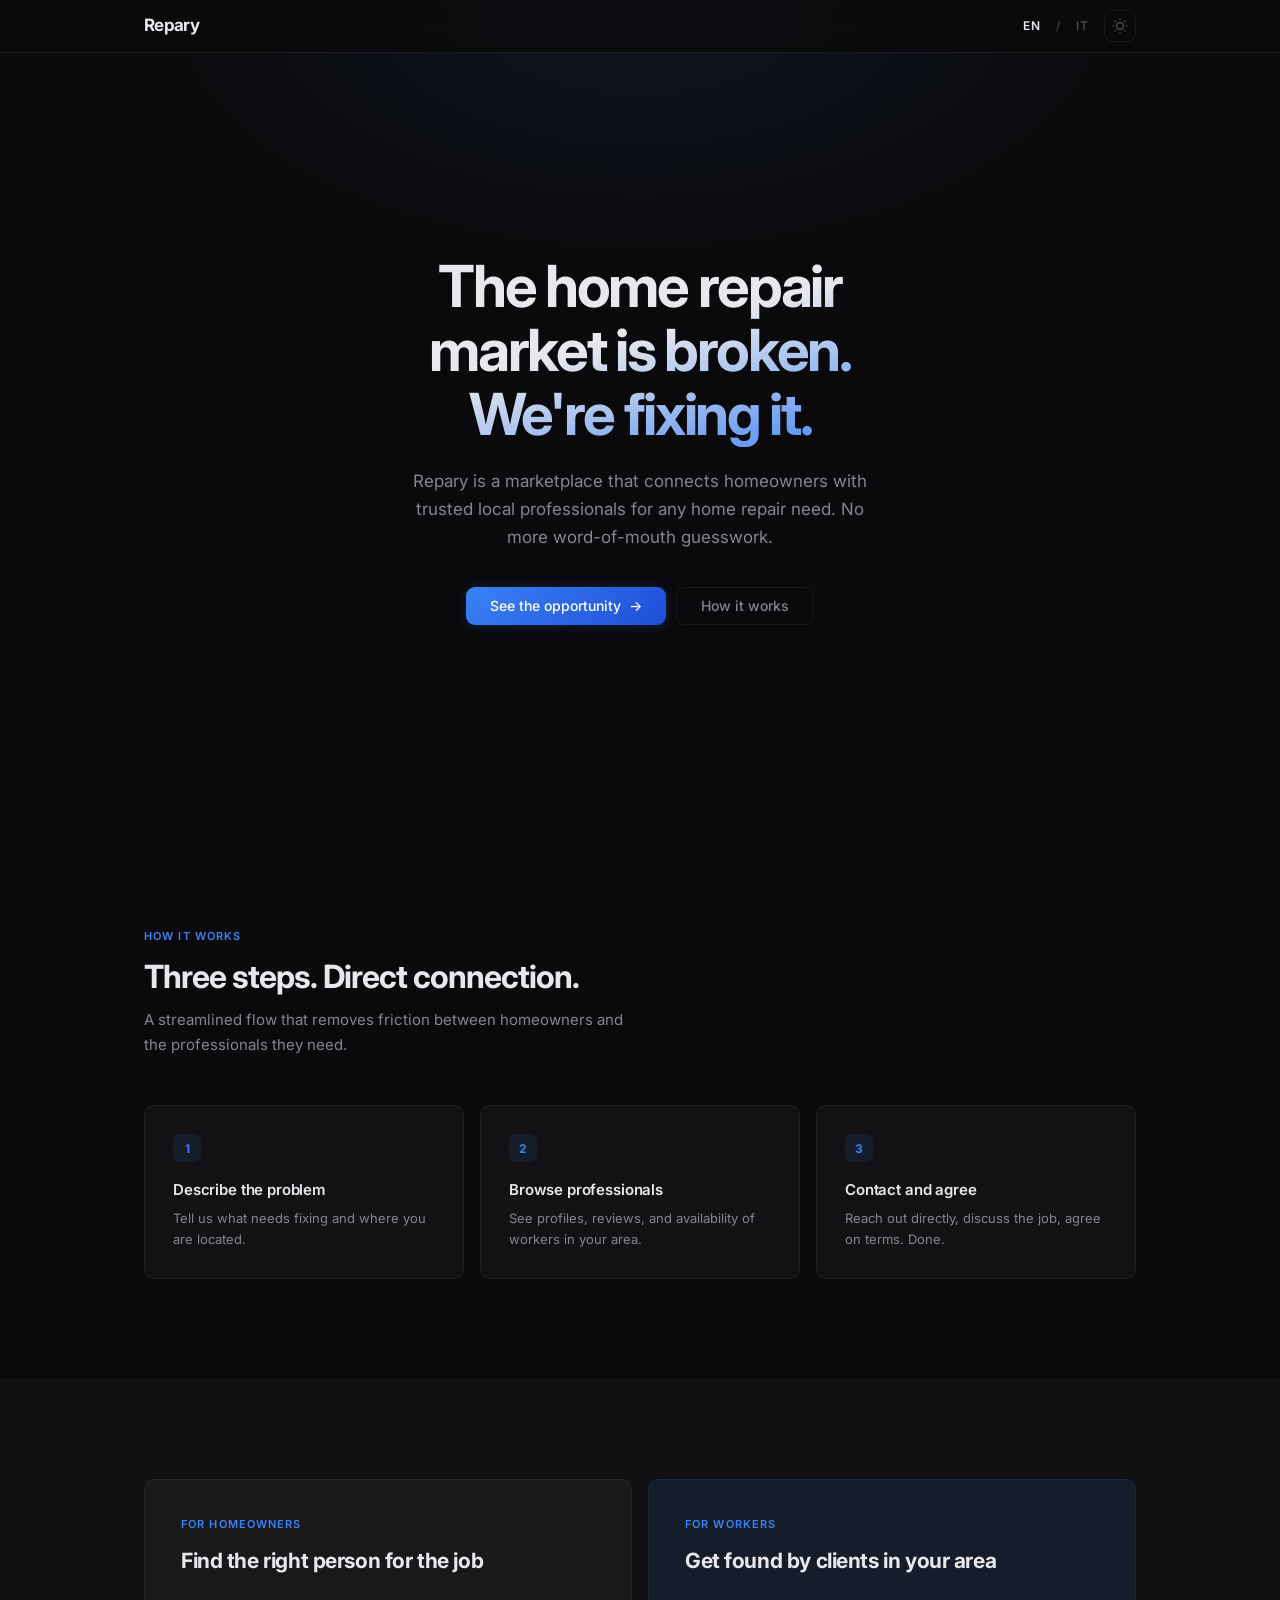
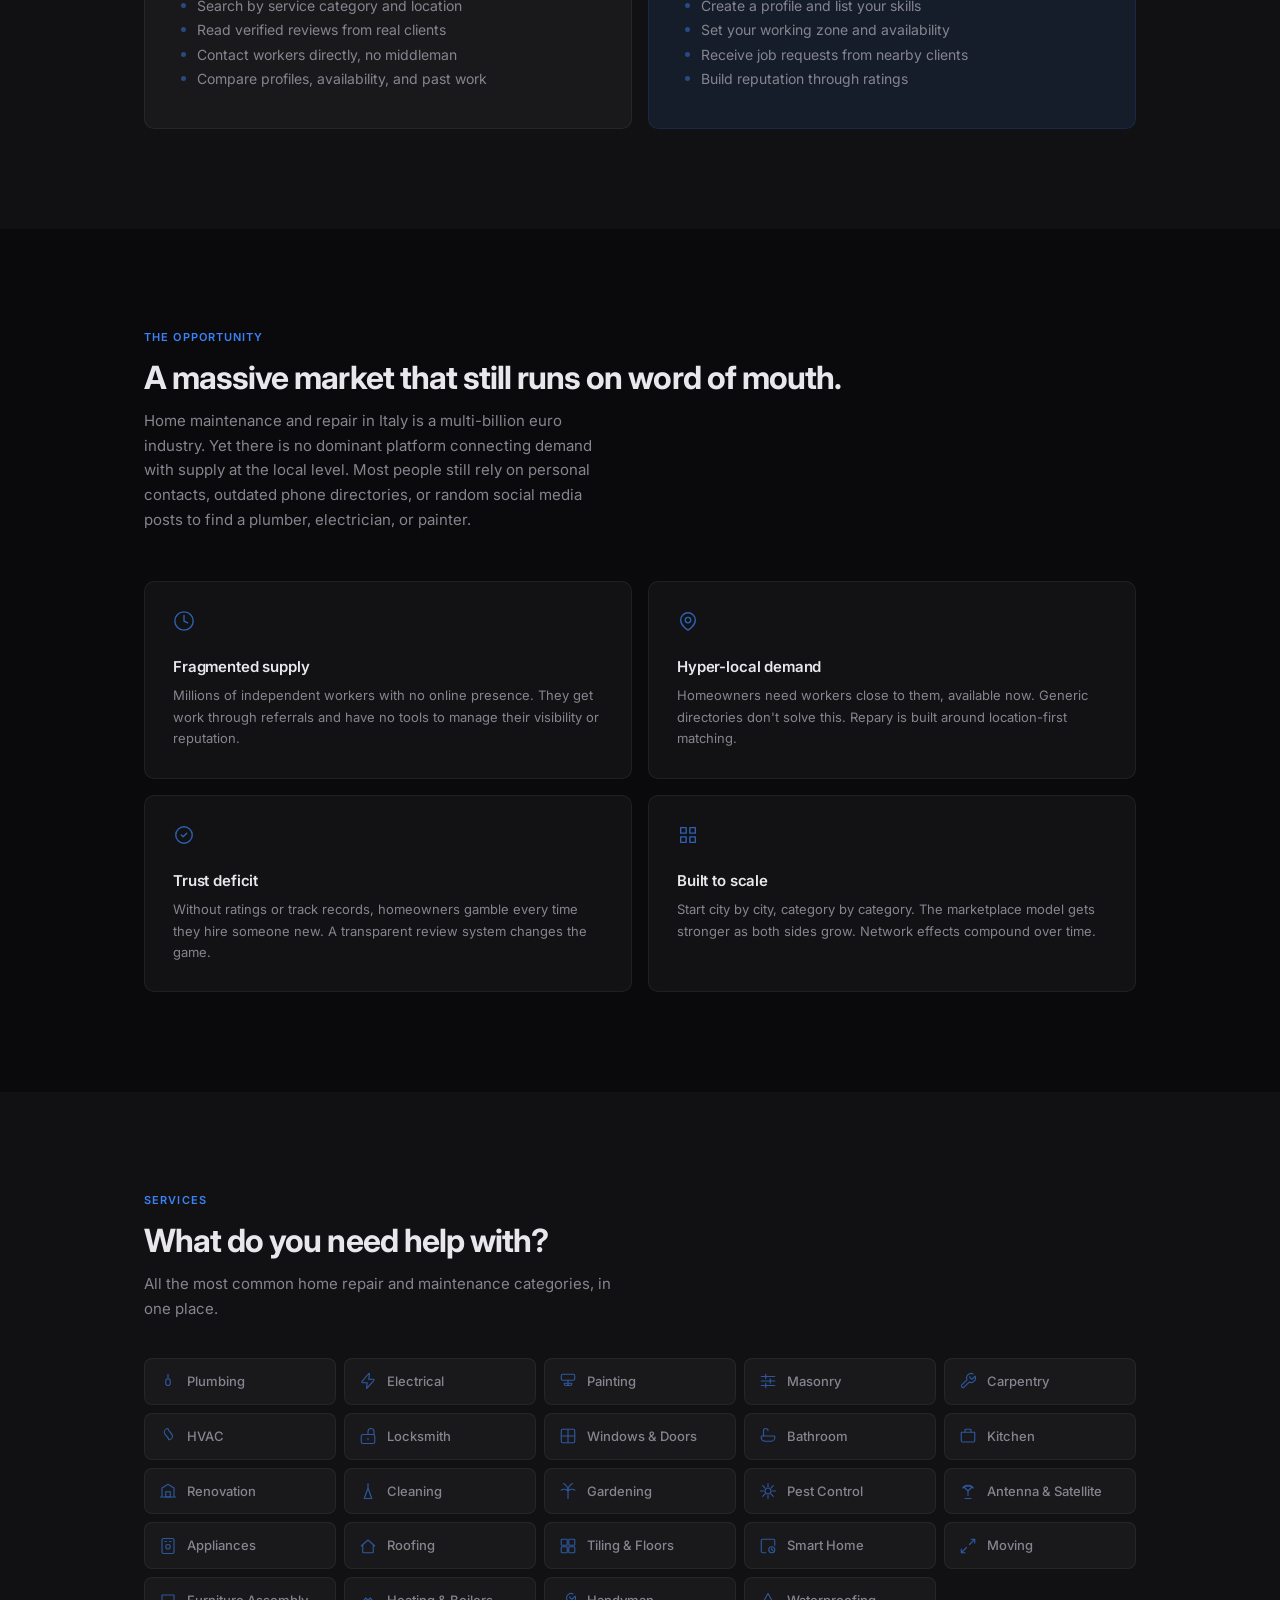
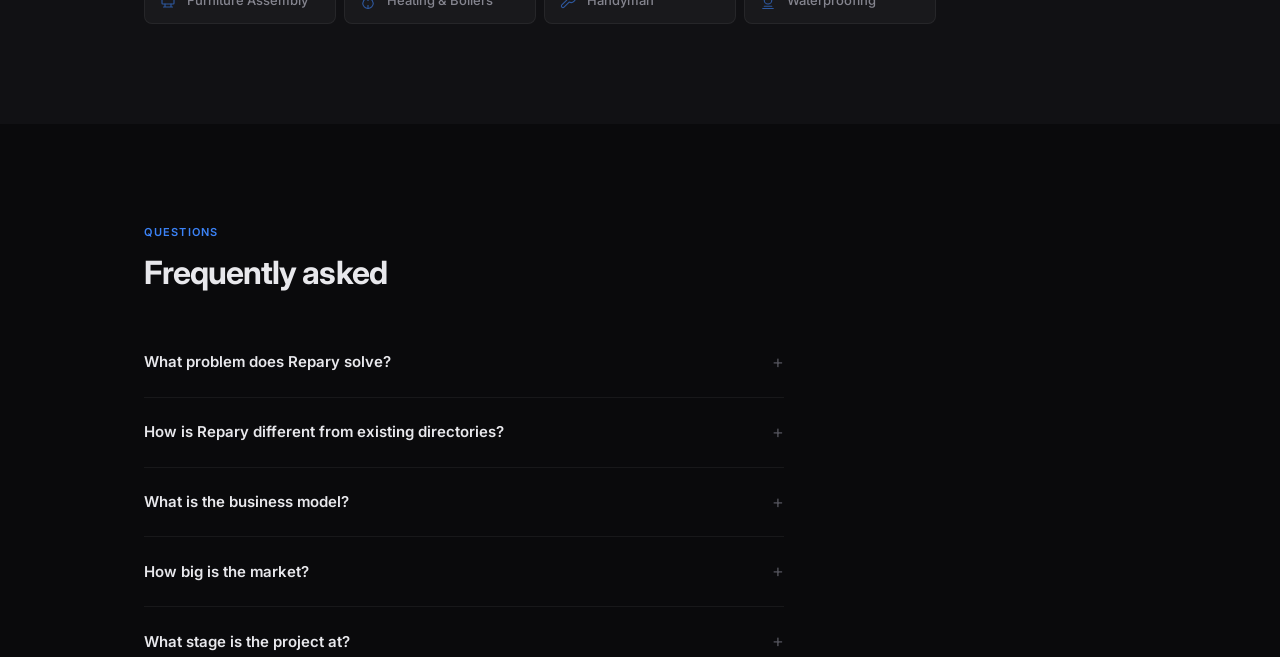
<file: index.html>
<!DOCTYPE html>
<html lang="en">
<head>
  <meta charset="UTF-8">
  <meta http-equiv="refresh" content="0; url=en/">
  <title>Repary</title>
</head>
<body>
  <p>Redirecting to <a href="en/">English version</a>...</p>
</body>
</html>
</file>
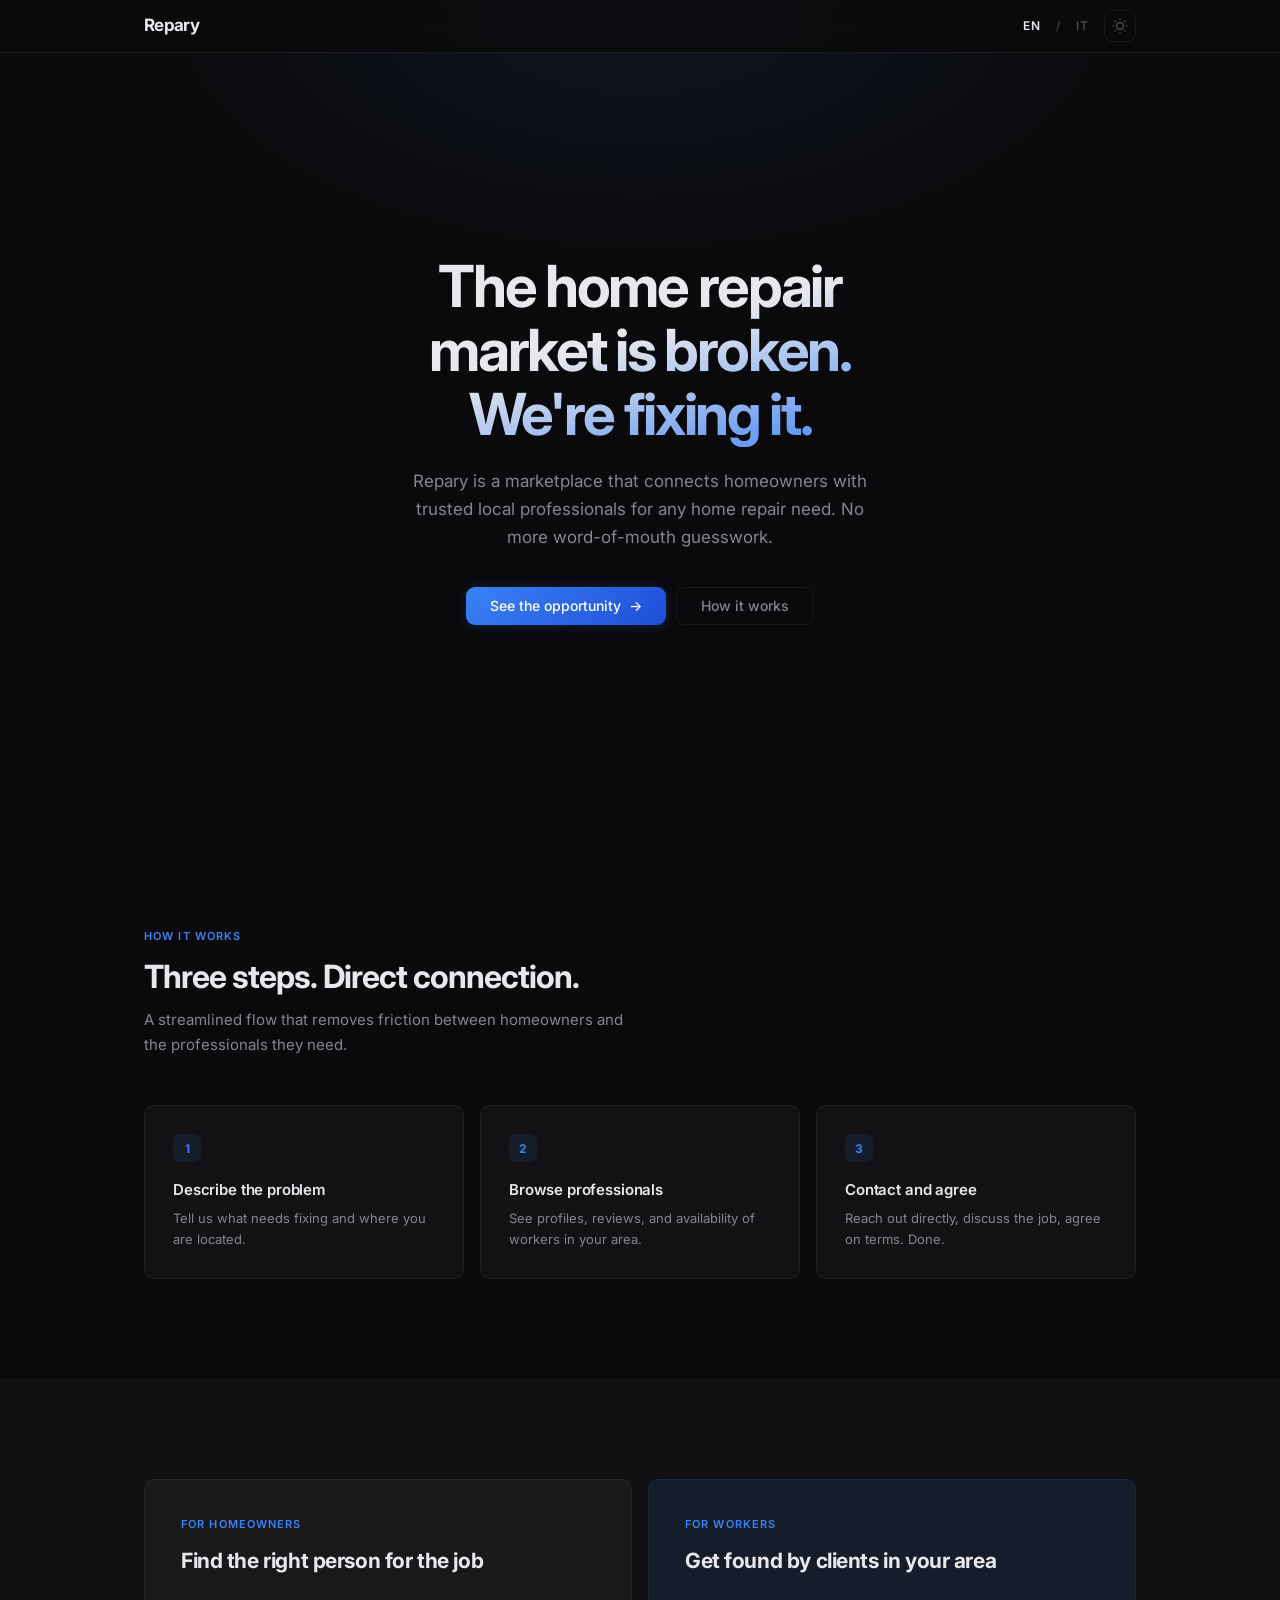
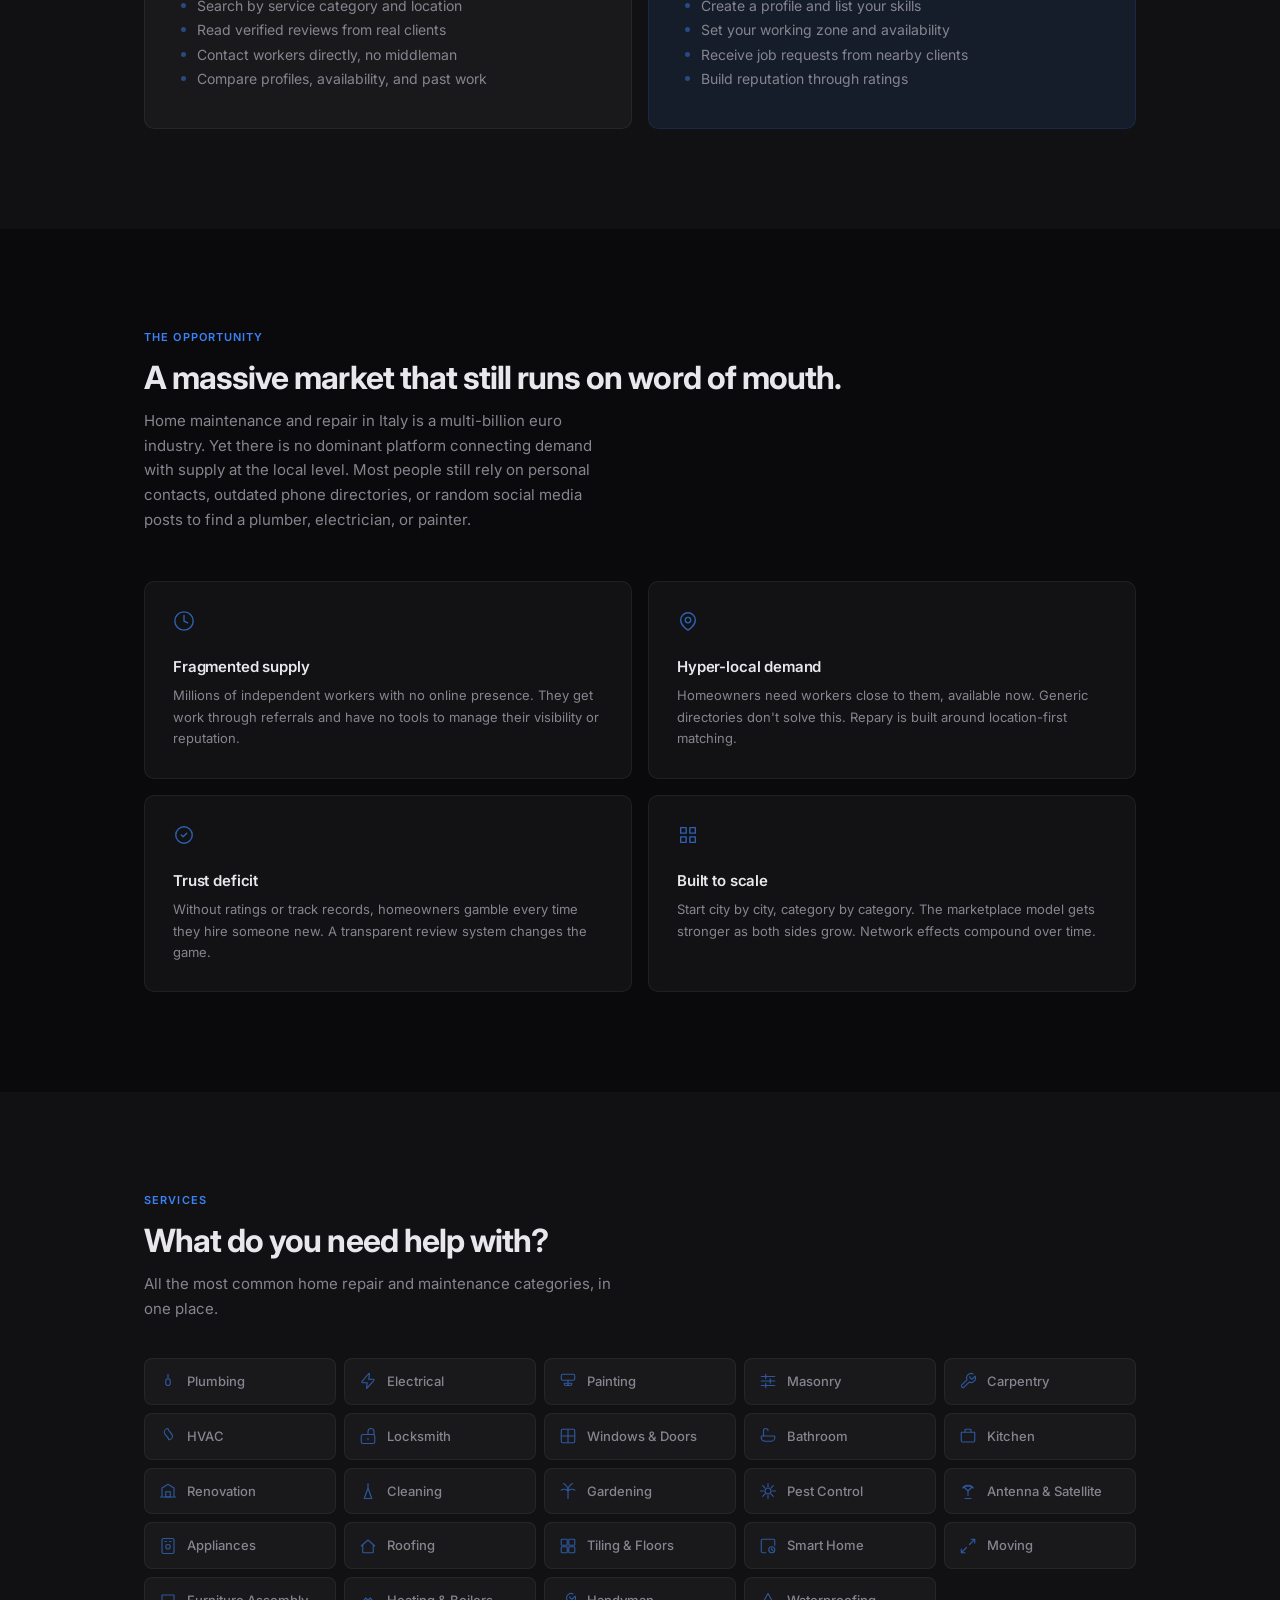
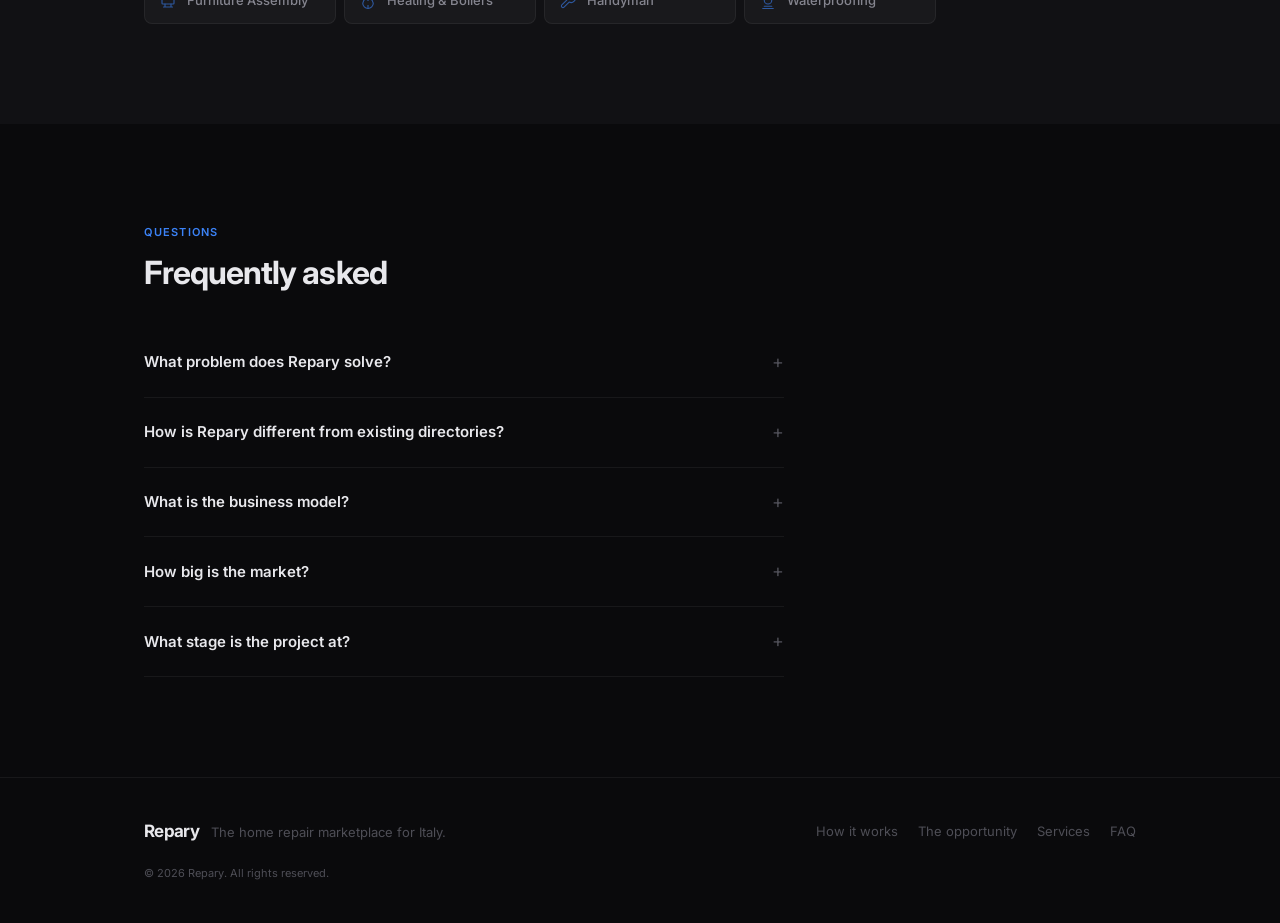
<file: en/index.html>
<!DOCTYPE html>
<html lang="en" data-theme="dark">

<head>
  <meta charset="UTF-8">
  <meta name="viewport" content="width=device-width, initial-scale=1.0">
  <title>Repary | Home repair services near you</title>
  <meta name="description"
    content="Find trusted local professionals for plumbing, electrical, painting, and every home repair need. Or list your skills and get hired.">
  <link rel="preconnect" href="https://fonts.googleapis.com">
  <link rel="preconnect" href="https://fonts.gstatic.com" crossorigin>
  <link href="https://fonts.googleapis.com/css2?family=Inter:wght@400;500;600;700&display=swap" rel="stylesheet">
  <link rel="stylesheet" href="../styles.css">
</head>

<body>

  <nav class="nav">
    <div class="wrap nav__inner">
      <a href="/en/" class="nav__logo">Repary</a>
      <div class="nav__right">
        <a href="/en/" class="nav__lang nav__lang--active">EN</a>
        <span class="nav__sep">/</span>
        <a href="/it/" class="nav__lang">IT</a>
        <button class="theme-btn" id="theme-toggle" aria-label="Toggle theme">
          <svg class="icon-sun" width="16" height="16" viewBox="0 0 24 24" fill="none" stroke="currentColor"
            stroke-width="2">
            <circle cx="12" cy="12" r="5" />
            <path
              d="M12 1v2M12 21v2M4.22 4.22l1.42 1.42M18.36 18.36l1.42 1.42M1 12h2M21 12h2M4.22 19.78l1.42-1.42M18.36 5.64l1.42-1.42" />
          </svg>
          <svg class="icon-moon" width="16" height="16" viewBox="0 0 24 24" fill="none" stroke="currentColor"
            stroke-width="2">
            <path d="M21 12.79A9 9 0 1 1 11.21 3a7 7 0 0 0 9.79 9.79z" />
          </svg>
        </button>
      </div>
    </div>
  </nav>

  <header class="hero">
    <div class="hero__glow" aria-hidden="true"></div>
    <div class="hero__body">
      <h1 class="hero__title">The home repair market is broken. We're fixing it.</h1>
      <p class="hero__desc">Repary is a marketplace that connects homeowners with trusted local professionals for any home repair need. No more word-of-mouth guesswork.</p>
      <div class="hero__ctas">
        <a href="#opportunity" class="btn btn--fill">See the opportunity <span class="btn__arrow">&rarr;</span></a>
        <a href="#how" class="btn btn--outline">How it works</a>
      </div>
    </div>
  </header>

  <section class="section" id="how">
    <div class="wrap">
      <p class="section__label">How it works</p>
      <h2 class="section__heading">Three steps. Direct connection.</h2>
      <p class="section__sub">A streamlined flow that removes friction between homeowners and the professionals they need.</p>
      <div class="steps">
        <div class="step">
          <span class="step__num">1</span>
          <h3 class="step__title">Describe the problem</h3>
          <p class="step__desc">Tell us what needs fixing and where you are located.</p>
        </div>
        <div class="step">
          <span class="step__num">2</span>
          <h3 class="step__title">Browse professionals</h3>
          <p class="step__desc">See profiles, reviews, and availability of workers in your area.</p>
        </div>
        <div class="step">
          <span class="step__num">3</span>
          <h3 class="step__title">Contact and agree</h3>
          <p class="step__desc">Reach out directly, discuss the job, agree on terms. Done.</p>
        </div>
      </div>
    </div>
  </section>

  <section class="section section--alt">
    <div class="wrap">
      <div class="paths">
        <div class="path" id="homeowners">
          <span class="path__label">For homeowners</span>
          <h2 class="path__title">Find the right person for the job</h2>
          <ul class="path__list">
            <li>Search by service category and location</li>
            <li>Read verified reviews from real clients</li>
            <li>Contact workers directly, no middleman</li>
            <li>Compare profiles, availability, and past work</li>
          </ul>
        </div>
        <div class="path path--accent" id="workers">
          <span class="path__label">For workers</span>
          <h2 class="path__title">Get found by clients in your area</h2>
          <ul class="path__list">
            <li>Create a profile and list your skills</li>
            <li>Set your working zone and availability</li>
            <li>Receive job requests from nearby clients</li>
            <li>Build reputation through ratings</li>
          </ul>
        </div>
      </div>
    </div>
  </section>

  <section class="section" id="opportunity">
    <div class="wrap">
      <p class="section__label">The opportunity</p>
      <h2 class="section__heading">A massive market that still runs on word of mouth.</h2>
      <p class="section__sub">Home maintenance and repair in Italy is a multi-billion euro industry. Yet there is no dominant platform connecting demand with supply at the local level. Most people still rely on personal contacts, outdated phone directories, or random social media posts to find a plumber, electrician, or painter.</p>
      <div class="values">
        <div class="value">
          <svg class="value__icon" viewBox="0 0 24 24" width="22" height="22" fill="none" stroke="currentColor" stroke-width="1.5">
            <circle cx="12" cy="12" r="10"/><path d="M12 6v6l4 2" stroke-linecap="round"/>
          </svg>
          <h3 class="value__title">Fragmented supply</h3>
          <p class="value__desc">Millions of independent workers with no online presence. They get work through referrals and have no tools to manage their visibility or reputation.</p>
        </div>
        <div class="value">
          <svg class="value__icon" viewBox="0 0 24 24" width="22" height="22" fill="none" stroke="currentColor" stroke-width="1.5">
            <path d="M12 22s-8-4.5-8-11a8 8 0 0 1 16 0c0 6.5-8 11-8 11Z" stroke-linecap="round" stroke-linejoin="round"/><circle cx="12" cy="11" r="3"/>
          </svg>
          <h3 class="value__title">Hyper-local demand</h3>
          <p class="value__desc">Homeowners need workers close to them, available now. Generic directories don't solve this. Repary is built around location-first matching.</p>
        </div>
        <div class="value">
          <svg class="value__icon" viewBox="0 0 24 24" width="22" height="22" fill="none" stroke="currentColor" stroke-width="1.5">
            <path d="M9 12l2 2 4-4" stroke-linecap="round" stroke-linejoin="round"/><path d="M21 12a9 9 0 1 1-18 0 9 9 0 0 1 18 0Z"/>
          </svg>
          <h3 class="value__title">Trust deficit</h3>
          <p class="value__desc">Without ratings or track records, homeowners gamble every time they hire someone new. A transparent review system changes the game.</p>
        </div>
        <div class="value">
          <svg class="value__icon" viewBox="0 0 24 24" width="22" height="22" fill="none" stroke="currentColor" stroke-width="1.5">
            <path d="M4 14h6v6H4zM14 4h6v6h-6z" stroke-linecap="round" stroke-linejoin="round"/><path d="M4 4h6v6H4zM14 14h6v6h-6z" stroke-linecap="round" stroke-linejoin="round"/>
          </svg>
          <h3 class="value__title">Built to scale</h3>
          <p class="value__desc">Start city by city, category by category. The marketplace model gets stronger as both sides grow. Network effects compound over time.</p>
        </div>
      </div>
    </div>
  </section>

  <section class="section section--alt" id="services">
    <div class="wrap">
      <p class="section__label">Services</p>
      <h2 class="section__heading">What do you need help with?</h2>
      <p class="section__sub">All the most common home repair and maintenance categories, in one place.</p>
      <div class="cats" id="cats"></div>
    </div>
  </section>

  <section class="section" id="faq">
    <div class="wrap">
      <p class="section__label">Questions</p>
      <h2 class="section__heading">Frequently asked</h2>
      <div class="faq-list">
        <details class="faq">
          <summary class="faq__q">What problem does Repary solve?</summary>
          <p class="faq__a">Home repair in Italy is still offline. When a pipe breaks or a wall needs repainting, most people ask friends or scroll through Facebook groups hoping for a recommendation. There is no structured, trustworthy platform to find local professionals. Repary fills that gap.</p>
        </details>
        <details class="faq">
          <summary class="faq__q">How is Repary different from existing directories?</summary>
          <p class="faq__a">Traditional directories are static lists with no quality signal. Repary is built around three things they lack: geo-localized matching (you only see workers near you), verified client reviews (tied to real jobs), and structured profiles that let workers present their skills, availability, and past work.</p>
        </details>
        <details class="faq">
          <summary class="faq__q">What is the business model?</summary>
          <p class="faq__a">The initial focus is on building a strong two-sided network. Monetization options include premium visibility for workers, featured placements, lead generation fees, and partnerships with suppliers and insurance providers. The priority right now is critical mass.</p>
        </details>
        <details class="faq">
          <summary class="faq__q">How big is the market?</summary>
          <p class="faq__a">The home maintenance and renovation market in Italy exceeds &euro;40 billion annually. Much of it is served by micro-enterprises and independent workers with zero online presence. Even modest platform adoption translates into significant volume.</p>
        </details>
        <details class="faq">
          <summary class="faq__q">What stage is the project at?</summary>
          <p class="faq__a">Repary is in the early concept and validation phase. The platform design, service categories, and user flows have been defined. The next steps are building the MVP, onboarding the first workers in a pilot city, and validating product-market fit.</p>
        </details>
      </div>
    </div>
  </section>

  <footer class="footer">
    <div class="wrap footer__inner">
      <div class="footer__left">
        <span class="nav__logo">Repary</span>
        <span class="footer__tagline">The home repair marketplace for Italy.</span>
      </div>
      <div class="footer__links">
        <a href="#how">How it works</a>
        <a href="#opportunity">The opportunity</a>
        <a href="#services">Services</a>
        <a href="#faq">FAQ</a>
      </div>
      <p class="footer__copy">&copy; 2026 Repary. All rights reserved.</p>
    </div>
  </footer>

  <script src="../script.js"></script>
</body>

</html>
</file>
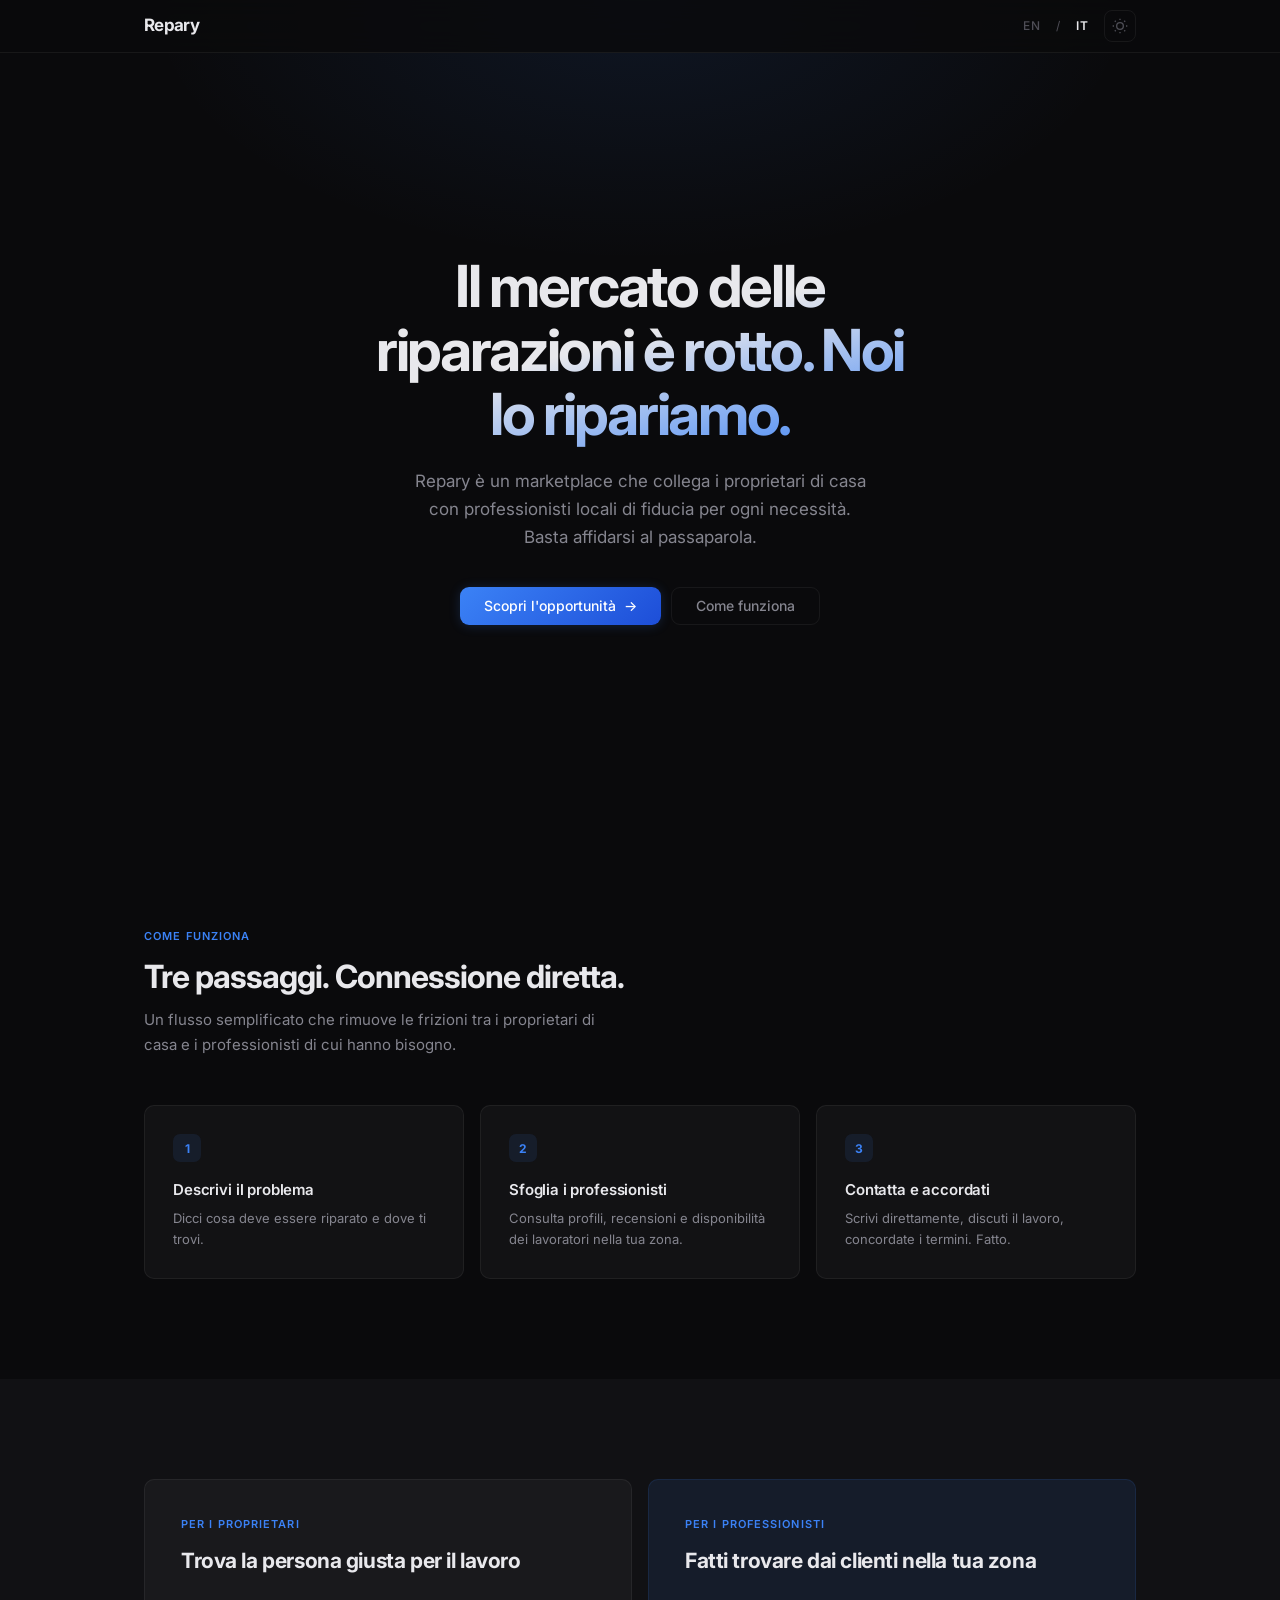
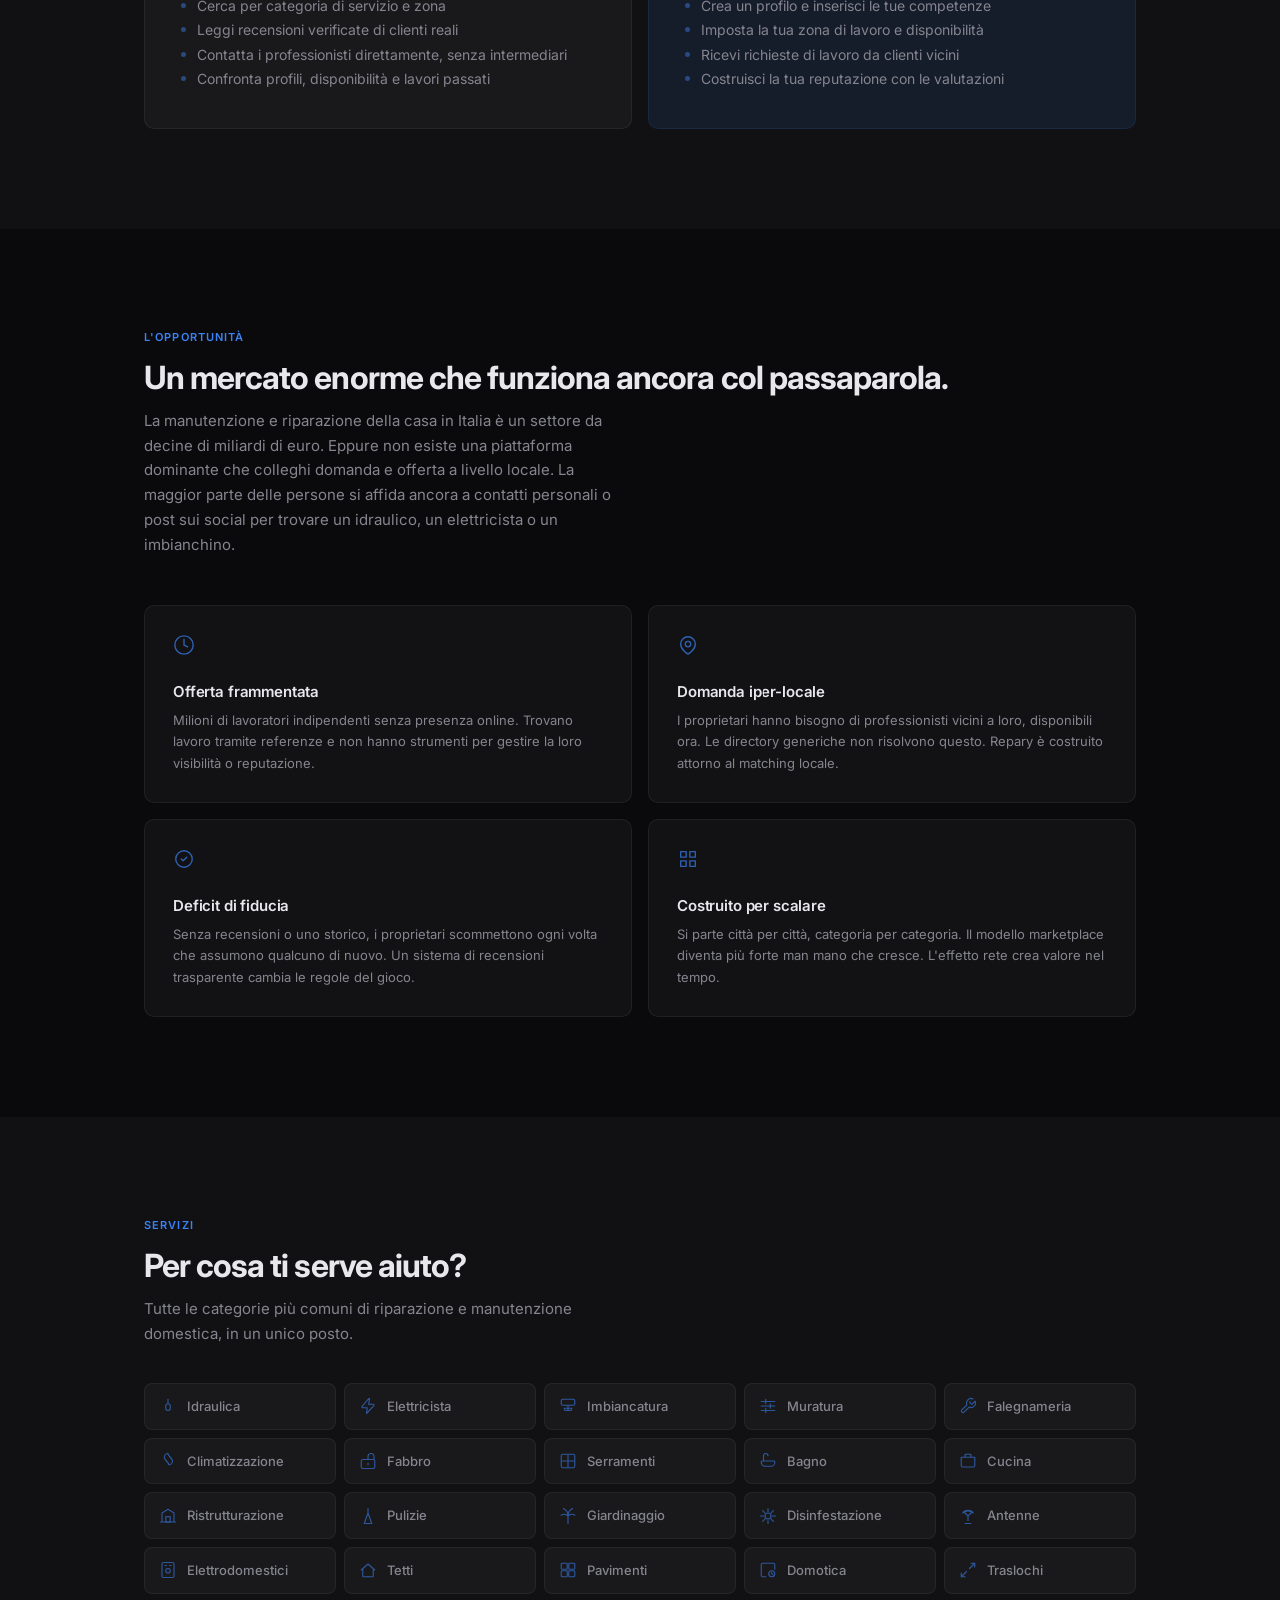
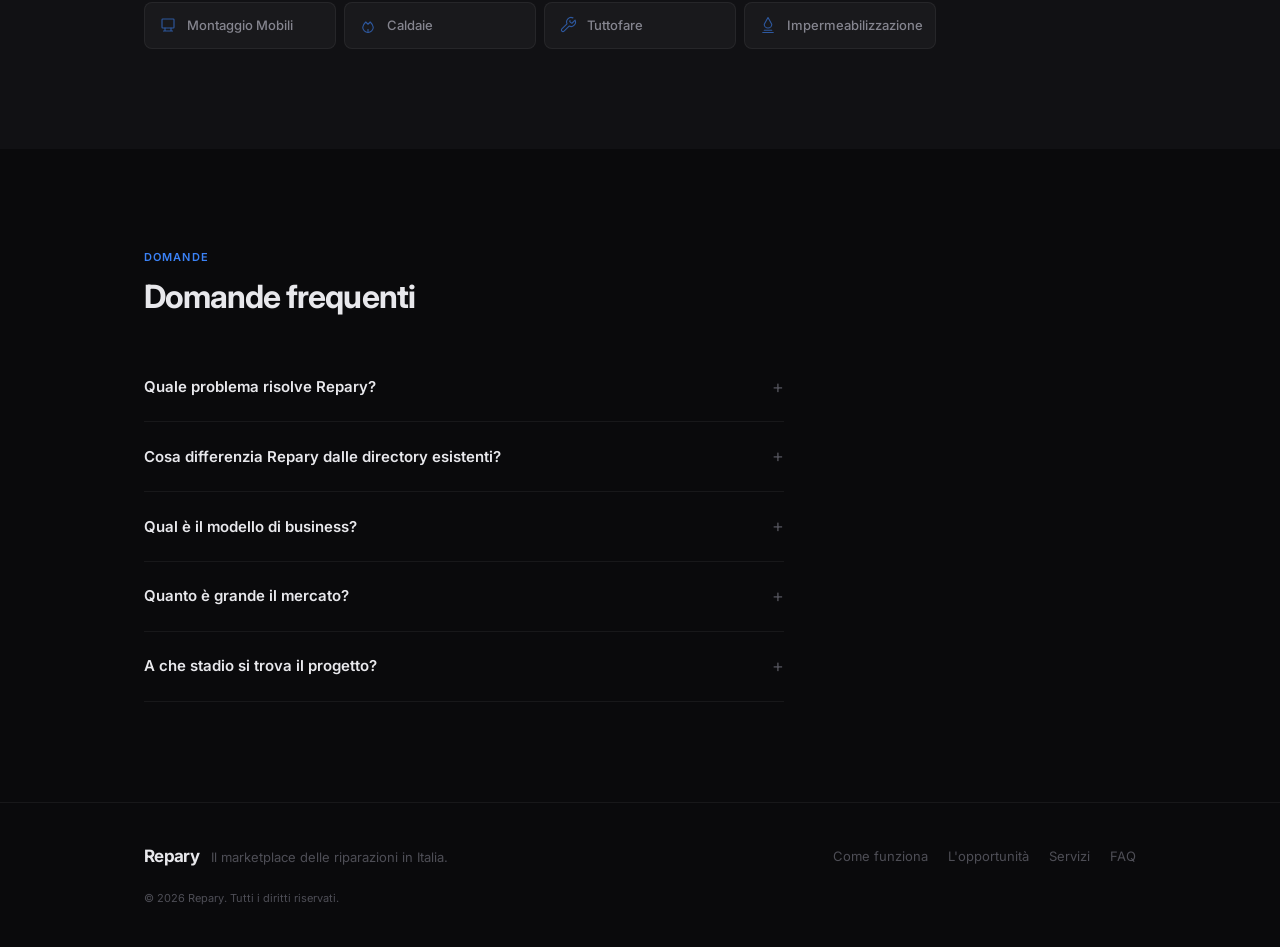
<file: it/index.html>
<!DOCTYPE html>
<html lang="it" data-theme="dark">

<head>
  <meta charset="UTF-8">
  <meta name="viewport" content="width=device-width, initial-scale=1.0">
  <title>Repary | Servizi di riparazione vicino a te</title>
  <meta name="description"
    content="Trova professionisti locali di fiducia per idraulica, elettricità, imbiancatura e ogni esigenza di riparazione domestica. Oppure offri le tue competenze.">
  <link rel="preconnect" href="https://fonts.googleapis.com">
  <link rel="preconnect" href="https://fonts.gstatic.com" crossorigin>
  <link href="https://fonts.googleapis.com/css2?family=Inter:wght@400;500;600;700&display=swap" rel="stylesheet">
  <link rel="stylesheet" href="../styles.css">
</head>

<body>

  <nav class="nav">
    <div class="wrap nav__inner">
      <a href="/it/" class="nav__logo">Repary</a>
      <div class="nav__right">
        <a href="/en/" class="nav__lang">EN</a>
        <span class="nav__sep">/</span>
        <a href="/it/" class="nav__lang nav__lang--active">IT</a>
        <button class="theme-btn" id="theme-toggle" aria-label="Cambia tema">
          <svg class="icon-sun" width="16" height="16" viewBox="0 0 24 24" fill="none" stroke="currentColor"
            stroke-width="2">
            <circle cx="12" cy="12" r="5" />
            <path
              d="M12 1v2M12 21v2M4.22 4.22l1.42 1.42M18.36 18.36l1.42 1.42M1 12h2M21 12h2M4.22 19.78l1.42-1.42M18.36 5.64l1.42-1.42" />
          </svg>
          <svg class="icon-moon" width="16" height="16" viewBox="0 0 24 24" fill="none" stroke="currentColor"
            stroke-width="2">
            <path d="M21 12.79A9 9 0 1 1 11.21 3a7 7 0 0 0 9.79 9.79z" />
          </svg>
        </button>
      </div>
    </div>
  </nav>

  <header class="hero">
    <div class="hero__glow" aria-hidden="true"></div>
    <div class="hero__body">
      <h1 class="hero__title">Il mercato delle riparazioni è rotto. Noi lo ripariamo.</h1>
      <p class="hero__desc">Repary è un marketplace che collega i proprietari di casa con professionisti locali di fiducia per ogni necessità. Basta affidarsi al passaparola.</p>
      <div class="hero__ctas">
        <a href="#opportunita" class="btn btn--fill">Scopri l'opportunità <span class="btn__arrow">&rarr;</span></a>
        <a href="#come-funziona" class="btn btn--outline">Come funziona</a>
      </div>
    </div>
  </header>

  <section class="section" id="come-funziona">
    <div class="wrap">
      <p class="section__label">Come funziona</p>
      <h2 class="section__heading">Tre passaggi. Connessione diretta.</h2>
      <p class="section__sub">Un flusso semplificato che rimuove le frizioni tra i proprietari di casa e i professionisti di cui hanno bisogno.</p>
      <div class="steps">
        <div class="step">
          <span class="step__num">1</span>
          <h3 class="step__title">Descrivi il problema</h3>
          <p class="step__desc">Dicci cosa deve essere riparato e dove ti trovi.</p>
        </div>
        <div class="step">
          <span class="step__num">2</span>
          <h3 class="step__title">Sfoglia i professionisti</h3>
          <p class="step__desc">Consulta profili, recensioni e disponibilità dei lavoratori nella tua zona.</p>
        </div>
        <div class="step">
          <span class="step__num">3</span>
          <h3 class="step__title">Contatta e accordati</h3>
          <p class="step__desc">Scrivi direttamente, discuti il lavoro, concordate i termini. Fatto.</p>
        </div>
      </div>
    </div>
  </section>

  <section class="section section--alt">
    <div class="wrap">
      <div class="paths">
        <div class="path" id="proprietari">
          <span class="path__label">Per i proprietari</span>
          <h2 class="path__title">Trova la persona giusta per il lavoro</h2>
          <ul class="path__list">
            <li>Cerca per categoria di servizio e zona</li>
            <li>Leggi recensioni verificate di clienti reali</li>
            <li>Contatta i professionisti direttamente, senza intermediari</li>
            <li>Confronta profili, disponibilità e lavori passati</li>
          </ul>
        </div>
        <div class="path path--accent" id="professionisti">
          <span class="path__label">Per i professionisti</span>
          <h2 class="path__title">Fatti trovare dai clienti nella tua zona</h2>
          <ul class="path__list">
            <li>Crea un profilo e inserisci le tue competenze</li>
            <li>Imposta la tua zona di lavoro e disponibilità</li>
            <li>Ricevi richieste di lavoro da clienti vicini</li>
            <li>Costruisci la tua reputazione con le valutazioni</li>
          </ul>
        </div>
      </div>
    </div>
  </section>

  <section class="section" id="opportunita">
    <div class="wrap">
      <p class="section__label">L'opportunit&agrave;</p>
      <h2 class="section__heading">Un mercato enorme che funziona ancora col passaparola.</h2>
      <p class="section__sub">La manutenzione e riparazione della casa in Italia è un settore da decine di miliardi di euro. Eppure non esiste una piattaforma dominante che colleghi domanda e offerta a livello locale. La maggior parte delle persone si affida ancora a contatti personali o post sui social per trovare un idraulico, un elettricista o un imbianchino.</p>
      <div class="values">
        <div class="value">
          <svg class="value__icon" viewBox="0 0 24 24" width="22" height="22" fill="none" stroke="currentColor" stroke-width="1.5">
            <circle cx="12" cy="12" r="10"/><path d="M12 6v6l4 2" stroke-linecap="round"/>
          </svg>
          <h3 class="value__title">Offerta frammentata</h3>
          <p class="value__desc">Milioni di lavoratori indipendenti senza presenza online. Trovano lavoro tramite referenze e non hanno strumenti per gestire la loro visibilità o reputazione.</p>
        </div>
        <div class="value">
          <svg class="value__icon" viewBox="0 0 24 24" width="22" height="22" fill="none" stroke="currentColor" stroke-width="1.5">
            <path d="M12 22s-8-4.5-8-11a8 8 0 0 1 16 0c0 6.5-8 11-8 11Z" stroke-linecap="round" stroke-linejoin="round"/><circle cx="12" cy="11" r="3"/>
          </svg>
          <h3 class="value__title">Domanda iper-locale</h3>
          <p class="value__desc">I proprietari hanno bisogno di professionisti vicini a loro, disponibili ora. Le directory generiche non risolvono questo. Repary è costruito attorno al matching locale.</p>
        </div>
        <div class="value">
          <svg class="value__icon" viewBox="0 0 24 24" width="22" height="22" fill="none" stroke="currentColor" stroke-width="1.5">
            <path d="M9 12l2 2 4-4" stroke-linecap="round" stroke-linejoin="round"/><path d="M21 12a9 9 0 1 1-18 0 9 9 0 0 1 18 0Z"/>
          </svg>
          <h3 class="value__title">Deficit di fiducia</h3>
          <p class="value__desc">Senza recensioni o uno storico, i proprietari scommettono ogni volta che assumono qualcuno di nuovo. Un sistema di recensioni trasparente cambia le regole del gioco.</p>
        </div>
        <div class="value">
          <svg class="value__icon" viewBox="0 0 24 24" width="22" height="22" fill="none" stroke="currentColor" stroke-width="1.5">
            <path d="M4 14h6v6H4zM14 4h6v6h-6z" stroke-linecap="round" stroke-linejoin="round"/><path d="M4 4h6v6H4zM14 14h6v6h-6z" stroke-linecap="round" stroke-linejoin="round"/>
          </svg>
          <h3 class="value__title">Costruito per scalare</h3>
          <p class="value__desc">Si parte città per città, categoria per categoria. Il modello marketplace diventa più forte man mano che cresce. L'effetto rete crea valore nel tempo.</p>
        </div>
      </div>
    </div>
  </section>

  <section class="section section--alt" id="servizi">
    <div class="wrap">
      <p class="section__label">Servizi</p>
      <h2 class="section__heading">Per cosa ti serve aiuto?</h2>
      <p class="section__sub">Tutte le categorie pi&ugrave; comuni di riparazione e manutenzione domestica, in un unico posto.</p>
      <div class="cats" id="cats"></div>
    </div>
  </section>

  <section class="section" id="domande">
    <div class="wrap">
      <p class="section__label">Domande</p>
      <h2 class="section__heading">Domande frequenti</h2>
      <div class="faq-list">
        <details class="faq">
          <summary class="faq__q">Quale problema risolve Repary?</summary>
          <p class="faq__a">Il mercato delle riparazioni in Italia &egrave; ancora offline. Quando si rompe un tubo o c'&egrave; da dipingere un muro, le persone chiedono agli amici o cercano sui gruppi social. Manca una piattaforma strutturata e affidabile per trovare professionisti locali. Repary colma questa lacuna.</p>
        </details>
        <details class="faq">
          <summary class="faq__q">Cosa differenzia Repary dalle directory esistenti?</summary>
          <p class="faq__a">Le directory tradizionali sono elenchi statici senza indicatori di qualit&agrave;. Repary si basa su tre pilastri: matching geo-localizzato (vedi solo i professionisti vicini a te), recensioni verificate (legate a lavori reali), e profili strutturati che mostrano competenze, disponibilit&agrave; e portfolio.</p>
        </details>
        <details class="faq">
          <summary class="faq__q">Qual &egrave; il modello di business?</summary>
          <p class="faq__a">Il focus iniziale &egrave; sulla costruzione di un network solido. Le opzioni di monetizzazione includono visibilit&agrave; premium per i professionisti, generazione di lead, e partnership con fornitori e assicurazioni. La priorit&agrave; attuale &egrave; raggiungere la massa critica.</p>
        </details>
        <details class="faq">
          <summary class="faq__q">Quanto &egrave; grande il mercato?</summary>
          <p class="faq__a">Il mercato della manutenzione e ristrutturazione in Italia supera i 40 miliardi di euro l'anno. Gran parte &egrave; servita da micro-imprese e autonomi con visibilit&agrave; online nulla. Anche una piccola adozione si traduce in volumi significativi.</p>
        </details>
        <details class="faq">
          <summary class="faq__q">A che stadio si trova il progetto?</summary>
          <p class="faq__a">Repary &egrave; in fase di validazione del concept. Sono stati definiti il design della piattaforma, le categorie e i flussi utente. I prossimi step sono lo sviluppo dell'MVP, l'onboarding dei primi professionisti in una citt&agrave; pilota e la validazione del product-market fit.</p>
        </details>
      </div>
    </div>
  </section>

  <footer class="footer">
    <div class="wrap footer__inner">
      <div class="footer__left">
        <span class="nav__logo">Repary</span>
        <span class="footer__tagline">Il marketplace delle riparazioni in Italia.</span>
      </div>
      <div class="footer__links">
        <a href="#come-funziona">Come funziona</a>
        <a href="#opportunita">L'opportunit&agrave;</a>
        <a href="#servizi">Servizi</a>
        <a href="#domande">FAQ</a>
      </div>
      <p class="footer__copy">&copy; 2026 Repary. Tutti i diritti riservati.</p>
    </div>
  </footer>

  <script src="../script.js"></script>
</body>

</html>
</file>
<file: styles.css>
/* ===========================================
   REPARY | Design System
   =========================================== */

:root {
  --font: 'Inter', system-ui, -apple-system, sans-serif;
  --max-w: 1040px;
  --radius: 10px;
  --t: 180ms ease;
}

[data-theme="dark"] {
  --bg: #0a0a0c;
  --bg-alt: #111114;
  --surface: rgba(255, 255, 255, 0.035);
  --border: rgba(255, 255, 255, 0.06);
  --border-h: rgba(255, 255, 255, 0.12);
  --text: #e8e8ec;
  --text-2: #85858f;
  --text-3: #4e4e56;
  --blue: #3b82f6;
  --blue-soft: rgba(59, 130, 246, 0.10);
  --blue-glow: rgba(59, 130, 246, 0.20);
  --nav-bg: rgba(10, 10, 12, 0.82);
  --hero-glow: radial-gradient(ellipse 55% 45% at 50% 0%, rgba(59, 130, 246, 0.10), transparent 70%);
}

[data-theme="light"] {
  --bg: #fafafa;
  --bg-alt: #f4f4f5;
  --surface: rgba(0, 0, 0, 0.025);
  --border: rgba(0, 0, 0, 0.06);
  --border-h: rgba(0, 0, 0, 0.12);
  --text: #111114;
  --text-2: #62626b;
  --text-3: #a1a1a9;
  --blue: #2563eb;
  --blue-soft: rgba(37, 99, 235, 0.07);
  --blue-glow: rgba(37, 99, 235, 0.12);
  --nav-bg: rgba(250, 250, 250, 0.82);
  --hero-glow: radial-gradient(ellipse 55% 45% at 50% 0%, rgba(37, 99, 235, 0.06), transparent 70%);
}

/* --- Reset --- */
*,
*::before,
*::after {
  margin: 0;
  padding: 0;
  box-sizing: border-box;
}

html {
  scroll-behavior: smooth;
}

body {
  font-family: var(--font);
  background: var(--bg);
  color: var(--text);
  line-height: 1.6;
  -webkit-font-smoothing: antialiased;
  -moz-osx-font-smoothing: grayscale;
  transition: background var(--t), color var(--t);
}

a {
  color: inherit;
  text-decoration: none;
}

ul {
  list-style: none;
}

.wrap {
  max-width: var(--max-w);
  margin: 0 auto;
  padding: 0 24px;
}

/* ======= NAV ======= */
.nav {
  position: fixed;
  top: 0;
  left: 0;
  right: 0;
  z-index: 50;
  background: var(--nav-bg);
  backdrop-filter: blur(24px);
  -webkit-backdrop-filter: blur(24px);
  border-bottom: 1px solid var(--border);
}

.nav__inner {
  display: flex;
  align-items: center;
  justify-content: space-between;
  height: 52px;
}

.nav__logo {
  font-size: 17px;
  font-weight: 700;
  letter-spacing: -0.04em;
}

.nav__right {
  display: flex;
  align-items: center;
  gap: 16px;
}

.nav__lang {
  font-size: 12px;
  font-weight: 500;
  color: var(--text-3);
  letter-spacing: 0.04em;
  transition: color var(--t);
}

.nav__lang:hover {
  color: var(--text);
}

.nav__lang--active {
  color: var(--text);
  font-weight: 600;
}

.nav__sep {
  color: var(--text-3);
  font-size: 12px;
  user-select: none;
}

.theme-btn {
  display: flex;
  align-items: center;
  justify-content: center;
  width: 32px;
  height: 32px;
  border: 1px solid var(--border);
  border-radius: 8px;
  background: none;
  color: var(--text-3);
  cursor: pointer;
  transition: color var(--t), border-color var(--t);
}

.theme-btn:hover {
  color: var(--text);
  border-color: var(--border-h);
}

[data-theme="dark"] .icon-sun {
  display: block;
}

[data-theme="dark"] .icon-moon {
  display: none;
}

[data-theme="light"] .icon-sun {
  display: none;
}

[data-theme="light"] .icon-moon {
  display: block;
}

/* ======= HERO ======= */
.hero {
  position: relative;
  display: flex;
  align-items: center;
  justify-content: center;
  min-height: 92vh;
  min-height: 92svh;
  padding: 52px 0 0;
  text-align: center;
  overflow: hidden;
}

.hero__glow {
  position: absolute;
  inset: 0;
  background: var(--hero-glow);
  pointer-events: none;
}

.hero__body {
  position: relative;
  z-index: 1;
  max-width: 580px;
  padding: 0 24px;
}

.hero__title {
  font-size: clamp(34px, 5.5vw, 58px);
  font-weight: 700;
  letter-spacing: -0.04em;
  line-height: 1.1;
  margin-bottom: 20px;
  background: linear-gradient(165deg, var(--text) 45%, var(--blue));
  -webkit-background-clip: text;
  background-clip: text;
  -webkit-text-fill-color: transparent;
}

.hero__desc {
  font-size: 17px;
  color: var(--text-2);
  line-height: 1.65;
  max-width: 460px;
  margin: 0 auto 36px;
}

.hero__ctas {
  display: flex;
  justify-content: center;
  gap: 10px;
  flex-wrap: wrap;
}

/* ======= BUTTONS ======= */
.btn {
  display: inline-flex;
  align-items: center;
  gap: 8px;
  padding: 11px 24px;
  border-radius: 9px;
  font: 500 14px/1 var(--font);
  border: none;
  cursor: pointer;
  transition: transform 120ms ease, box-shadow var(--t), opacity var(--t);
}

.btn:active {
  transform: scale(0.98);
}

.btn--fill {
  background: linear-gradient(135deg, #3b82f6, #1d4ed8);
  color: #fff;
  box-shadow: 0 1px 12px var(--blue-glow);
}

.btn--fill:hover {
  box-shadow: 0 2px 20px var(--blue-glow);
}

.btn--outline {
  background: none;
  border: 1px solid var(--border);
  color: var(--text-2);
}

.btn--outline:hover {
  border-color: var(--blue);
  color: var(--blue);
}

.btn__arrow {
  transition: transform var(--t);
}

.btn:hover .btn__arrow {
  transform: translateX(2px);
}

/* ======= SECTION HELPERS ======= */
.section {
  padding: 100px 0;
}

.section--alt {
  background: var(--bg-alt);
}

.section__label {
  font-size: 11px;
  font-weight: 600;
  letter-spacing: 0.1em;
  text-transform: uppercase;
  color: var(--blue);
  margin-bottom: 12px;
}

.section__heading {
  font-size: clamp(24px, 3vw, 32px);
  font-weight: 700;
  letter-spacing: -0.03em;
  line-height: 1.2;
  margin-bottom: 12px;
}

.section__sub {
  font-size: 15px;
  color: var(--text-2);
  line-height: 1.65;
  max-width: 480px;
}

/* ======= PATHS (Homeowner / Worker) ======= */
.paths {
  display: grid;
  grid-template-columns: 1fr 1fr;
  gap: 16px;
}

.path {
  padding: 36px;
  border-radius: var(--radius);
  border: 1px solid var(--border);
  background: var(--surface);
  transition: border-color var(--t);
}

.path:hover {
  border-color: var(--border-h);
}

.path--accent {
  background: var(--blue-soft);
  border-color: rgba(59, 130, 246, 0.12);
}

.path--accent:hover {
  border-color: var(--blue);
}

.path__label {
  font-size: 11px;
  font-weight: 600;
  letter-spacing: 0.1em;
  text-transform: uppercase;
  color: var(--blue);
  margin-bottom: 14px;
  display: block;
}

.path__title {
  font-size: 21px;
  font-weight: 700;
  letter-spacing: -0.02em;
  line-height: 1.25;
  margin-bottom: 20px;
}

.path__list li {
  position: relative;
  padding-left: 16px;
  font-size: 14px;
  color: var(--text-2);
  line-height: 1.75;
}

.path__list li::before {
  content: '';
  position: absolute;
  left: 0;
  top: 9px;
  width: 5px;
  height: 5px;
  border-radius: 50%;
  background: var(--blue);
  opacity: 0.45;
}

/* ======= HOW IT WORKS ======= */
.steps {
  display: grid;
  grid-template-columns: repeat(3, 1fr);
  gap: 16px;
  margin-top: 48px;
}

.step {
  padding: 28px;
  border-radius: var(--radius);
  border: 1px solid var(--border);
  background: var(--surface);
}

.step__num {
  display: inline-flex;
  align-items: center;
  justify-content: center;
  width: 28px;
  height: 28px;
  border-radius: 7px;
  background: var(--blue-soft);
  color: var(--blue);
  font-size: 12px;
  font-weight: 700;
  margin-bottom: 16px;
}

.step__title {
  font-size: 15px;
  font-weight: 600;
  margin-bottom: 6px;
  letter-spacing: -0.01em;
}

.step__desc {
  font-size: 13px;
  color: var(--text-2);
  line-height: 1.6;
}

/* ======= CATEGORIES ======= */
.cats {
  display: grid;
  grid-template-columns: repeat(auto-fill, minmax(170px, 1fr));
  gap: 8px;
  margin-top: 36px;
}

.cat {
  display: flex;
  align-items: center;
  gap: 10px;
  padding: 12px 14px;
  border-radius: 8px;
  border: 1px solid var(--border);
  background: var(--surface);
  font-size: 13px;
  font-weight: 500;
  color: var(--text-2);
  transition: color var(--t), border-color var(--t), background var(--t);
}

.cat:hover {
  color: var(--text);
  border-color: var(--border-h);
}

.cat__icon {
  width: 18px;
  height: 18px;
  flex-shrink: 0;
  color: var(--blue);
  opacity: 0.6;
  transition: opacity var(--t);
}

.cat:hover .cat__icon {
  opacity: 1;
}

/* ======= VALUES ======= */
.values {
  display: grid;
  grid-template-columns: 1fr 1fr;
  gap: 16px;
  margin-top: 48px;
}

.value {
  padding: 28px;
  border-radius: var(--radius);
  border: 1px solid var(--border);
  background: var(--surface);
}

.value__icon {
  color: var(--blue);
  margin-bottom: 16px;
  opacity: 0.7;
}

.value__title {
  font-size: 15px;
  font-weight: 600;
  letter-spacing: -0.01em;
  margin-bottom: 6px;
}

.value__desc {
  font-size: 13px;
  color: var(--text-2);
  line-height: 1.65;
}

/* ======= FAQ ======= */
.faq-list {
  max-width: 640px;
  margin-top: 36px;
}

.faq {
  border-bottom: 1px solid var(--border);
}

.faq__q {
  display: flex;
  align-items: center;
  justify-content: space-between;
  padding: 20px 0;
  font-size: 15px;
  font-weight: 600;
  cursor: pointer;
  color: var(--text);
  list-style: none;
  transition: color var(--t);
}

.faq__q::-webkit-details-marker {
  display: none;
}

.faq__q::after {
  content: '+';
  font-size: 18px;
  font-weight: 400;
  color: var(--text-3);
  flex-shrink: 0;
  margin-left: 16px;
  transition: transform var(--t);
}

.faq[open] .faq__q::after {
  content: '\2212';
}

.faq__q:hover {
  color: var(--blue);
}

.faq__a {
  font-size: 14px;
  color: var(--text-2);
  line-height: 1.7;
  padding-bottom: 20px;
}

/* ======= FOOTER ======= */
.footer {
  border-top: 1px solid var(--border);
  padding: 40px 0;
}

.footer__inner {
  display: flex;
  align-items: center;
  justify-content: space-between;
  flex-wrap: wrap;
  gap: 16px;
}

.footer__left {
  display: flex;
  align-items: baseline;
  gap: 12px;
}

.footer__tagline {
  font-size: 13px;
  color: var(--text-3);
}

.footer__links {
  display: flex;
  gap: 20px;
}

.footer__links a {
  font-size: 13px;
  color: var(--text-3);
  transition: color var(--t);
}

.footer__links a:hover {
  color: var(--text);
}

.footer__copy {
  width: 100%;
  font-size: 11px;
  color: var(--text-3);
  margin-top: 4px;
}

/* ======= RESPONSIVE ======= */
@media (max-width: 768px) {
  .paths {
    grid-template-columns: 1fr;
  }

  .steps {
    grid-template-columns: 1fr;
  }

  .values {
    grid-template-columns: 1fr;
  }

  .path {
    padding: 28px;
  }

  .cats {
    grid-template-columns: repeat(2, 1fr);
  }

  .footer__inner {
    flex-direction: column;
    align-items: flex-start;
  }

  .footer__left {
    flex-direction: column;
    gap: 4px;
  }

  .hero__ctas {
    flex-direction: column;
    align-items: center;
  }

  .btn {
    width: 100%;
    justify-content: center;
  }
}

@media (max-width: 480px) {
  .cats {
    grid-template-columns: 1fr;
  }
}
</file>
